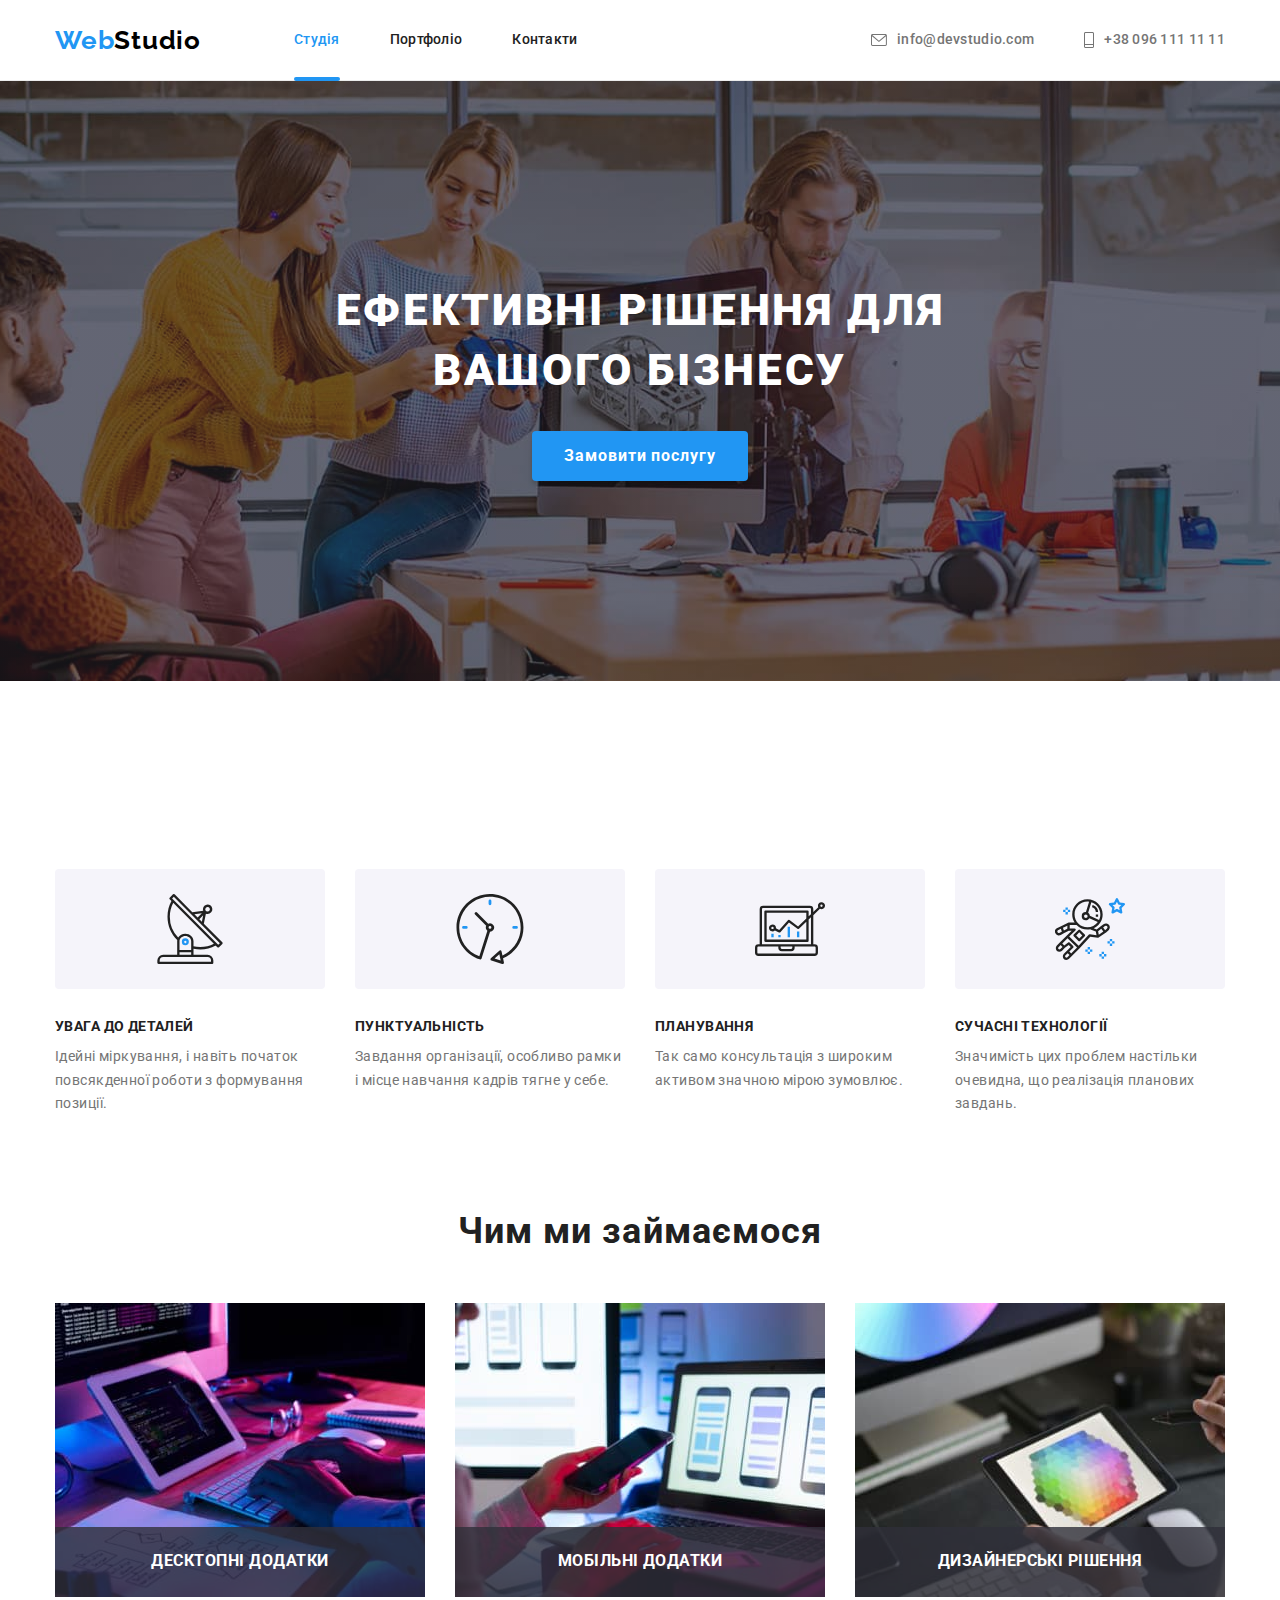
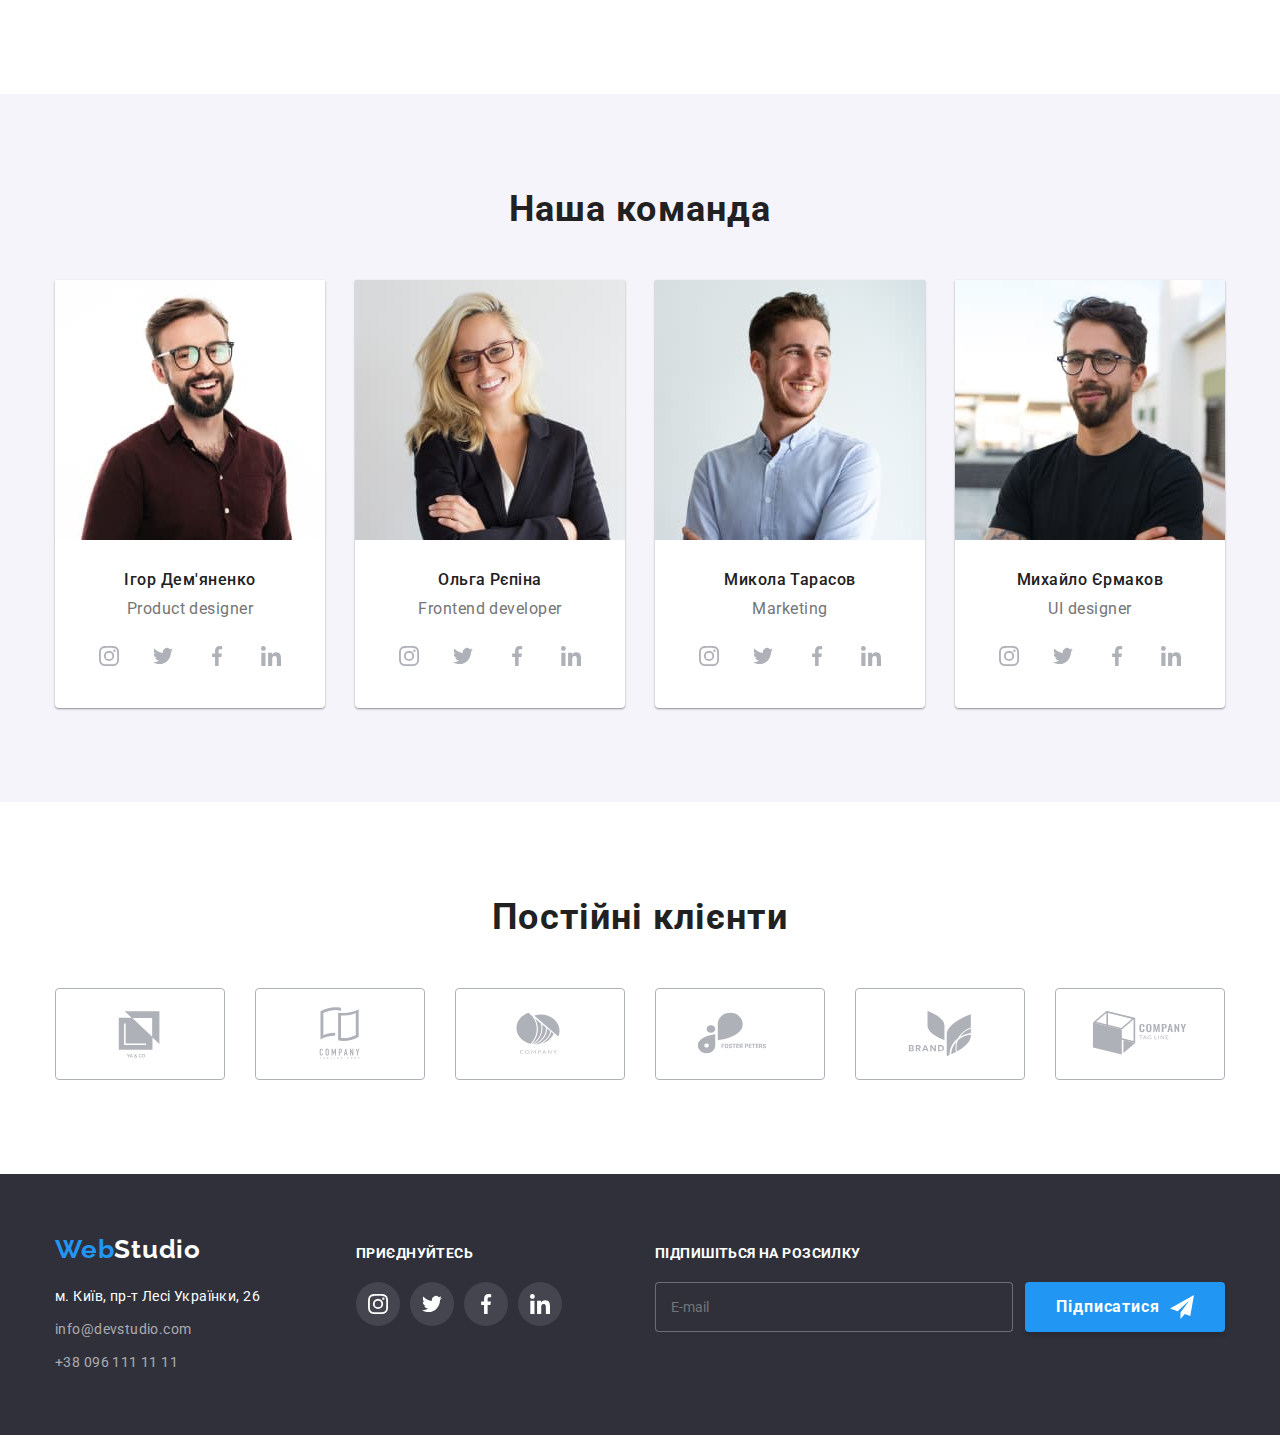
<file: index.html>
<!DOCTYPE html>
<html lang="uk">
  <head>
    <meta charset="UTF-8"/>
    <meta http-equiv="X-UA-Compatible" content="IE=edge"/>
    <meta name="viewport" content="width=device-width, initial-scale=1.0"/>
    <link rel="preconnect" href="https://fonts.googleapis.com"/>
    <link rel="preconnect" href="https://fonts.gstatic.com" crossorigin/>
    <link
      rel="stylesheet"
      href="https://cdnjs.cloudflare.com/ajax/libs/modern-normalize/1.1.0/modern-normalize.min.css"/>
    <link
      href="https://fonts.googleapis.com/css2?family=Raleway:wght@700&family=Roboto:wght@400;500;700;900&display=swap"
      rel="stylesheet"/>
    <title>Студія</title>
    <link rel="stylesheet" href="./css/main.min.css"/>
  </head>
  <body>
    <header class="header">
      <div class="container header__container">
        <a class="logo header__logo" href="./index.html" lang="en"
          >Web<span class="header__logo-black">Studio</span></a
        >
        <button class="header__mobile-menu header__mobile-menu--open"
         type="button" aria-expanded="false" aria-controls="mobile-menu">
          <svg width="40px" height="40px"          >
            <use href="./images/icons.svg#icon-menu"></use>
          </svg>
        </button>
        <div class="mobile-menu" id="mobile-menu">
          <button
            class="mobile-menu__close"
            type="button"
          >
            <svg width="40px" height="40px">
              <use href="./images/icons.svg#icon-cross"></use>
            </svg>
          </button>
          <nav class="mobile-menu__navigation">
            <ul class="mobile-menu__navigation-list">
              <li class="mobile-menu__navigation-item">
                <a class="mobile-menu__navigation-link mobile-menu__navigation-link--current-page" href="./index.html"
                  >Студія</a
                >
              </li>
              <li class="mobile-menu__navigation-item">
                <a class="mobile-menu__navigation-link" href="./portfolio.html">Портфоліо</a>
              </li>
              <li class="mobile-menu__navigation-item">
                <a class="mobile-menu__navigation-link" href="#">Контакти</a>
              </li>
            </ul>
          </nav>
          <div>
                <a class="mobile-menu__tell" href="tel:+380961111111">+38 096 111 11 11</a>
                <a class="mobile-menu__email" href="mailto:info@devstudio.com">info@devstudio.com</a>
            <ul class="mobile-menu__socials">
              <li class="mobile-menu__socials-item">
                <a
                  href="https://www.instagram.com/"
                  class="mobile-menu__socials-link"
                  target="_blank"
                  rel="noopener noreferrer"
                >
                  <p class="mobile-menu__socials-text" lang="en">Instagram</p>
                </a>
              </li>
              <li class="mobile-menu__socials-item">
                <a
                  href="https://www.twitter.com/"
                  class="mobile-menu__socials-link"
                  target="_blank"
                  rel="noopener noreferrer"
                >
                  <p class="mobile-menu__socials-text" lang="en">Twitter</p>
                </a>
              </li>
              <li class="mobile-menu__socials-item">
                <a
                  href="https://www.facebook.com/"
                  class="mobile-menu__socials-link"
                  target="_blank"
                  rel="noopener noreferrer"
                >
                  <p class="mobile-menu__socials-text" lang="en">Facebook</p>
                </a>
              </li>
              <li class="mobile-menu__socials-item">
                <a
                  href="https://www.linkedin.com/"
                  class="mobile-menu__socials-link"
                  target="_blank"
                  rel="noopener noreferrer"
                >
                  <p class="mobile-menu__socials-text" lang="en">Linkedin</p>
                </a>
              </li>
            </ul>
          </div>
        </div>
        <nav>
          <ul class="navigation">
            <li class="navigation__item">
              <a class="navigation__link navigation__link--current-page" href="./index.html"
                >Студія</a
              >
            </li>
            <li class="navigation__item">
              <a class="navigation__link" href="./portfolio.html">Портфоліо</a>
            </li>
            <li class="navigation__item">
              <a class="navigation__link" href="#">Контакти</a>
            </li>
          </ul>
        </nav>
          <ul class="contacts">
            <li class="contacts__item">
              <a class="contacts__link" href="mailto:info@devstudio.com">
                <svg class="contacts__icon" width="16" height="12">
                  <use href="./images/icons.svg#icon-envelope"></use>
                </svg>
                info@devstudio.com</a
              >
            </li>
            <li class="contacts__item">
              <a class="contacts__link" href="tel:+380961111111">
                <svg class="contacts__icon" width="10" height="16">
                  <use href="./images/icons.svg#icon-tell"></use>
                </svg>
                +38 096 111 11 11</a
              >
            </li>
          </ul>
      </div>
    </header>

    <main>
      <section class="hero">
        <div class="container">
          <h1 class="hero__title">Ефективні рішення для вашого бізнесу</h1>
          <button class="hero__btn" type="button" data-modal-open>Замовити послугу</button>
        </div>
      </section>
      <section class="section">
        <div class="container">
          <h2 class="section__title visually-hidden">Наші переваги</h2>
          <ul class="features">
            <li class="features__item">
              <div class="features__icon-div">
                <svg width="70" height="70">
                  <use href="./images/icons.svg#icon-antenna-1"></use>
                </svg>
              </div>
              <h3 class="features__title">Увага до деталей</h3>
              <p class="features__text">
                Ідейні міркування, і навіть початок повсякденної роботи з формування позиції.
              </p>
            </li>
            <li class="features__item">
              <div class="features__icon-div">
                <svg width="70" height="70">
                  <use href="./images/icons.svg#icon-clock-1"></use>
                </svg>
              </div>
              <h3 class="features__title">Пунктуальність</h3>
              <p class="features__text">
                Завдання організації, особливо рамки і місце навчання кадрів тягне у себе.
              </p>
            </li>
            <li class="features__item">
              <div class="features__icon-div">
                <svg width="70" height="70">
                  <use href="./images/icons.svg#icon-diagram-1"></use>
                </svg>
              </div>
              <h3 class="features__title">Планування</h3>
              <p class="features__text">
                Так само консультація з широким активом значною мірою зумовлює.
              </p>
            </li>
            <li class="features__item">
              <div class="features__icon-div">
                <svg width="70" height="70">
                  <use href="./images/icons.svg#icon-astronaut-1"></use>
                </svg>
              </div>
              <h3 class="features__title">Сучасні технології</h3>
              <p class="features__text">
                Значимість цих проблем настільки очевидна, що реалізація планових завдань.
              </p>
            </li>
          </ul>
        </div>
      </section>
      <section class="section section--no-padding-top">
        <div class="container">
          <h2 class="section__title">Чим ми займаємося</h2>
          <ul class="works">
            <li class="works__item">
              <picture>
                <source srcset="./images/box1.jpg 1x,
                 ./images/box1@2x.jpg 2x" media="(min-width: 1200px)"/>
                <img src="./images/box1.jpg" alt="Програміст пише код"/>
            </picture>
              <div class="works__thumb">
                <h3 class="works__title">Десктопні додатки</h3>
              </div>
            </li>
            <li class="works__item">
              <picture>
                <source srcset="./images/box2.jpg 1x,
                 ./images/box2@2x.jpg 2x" media="(min-width: 1200px)"/>
                <img src="./images/box2.jpg" alt="Програміст пише код"/>
            </picture>
              <div class="works__thumb">
                <h3 class="works__title">Мобільні додатки</h3>
              </div>
            </li>
            <li class="works__item">
              <picture>
                <source srcset="./images/box3.jpg 1x,
                 ./images/box3@2x.jpg 2x" media="(min-width: 1200px)"/>
                <img src="./images/box3.jpg" alt="Програміст пише код"/>
            </picture>
              <div class="works__thumb">
                <h3 class="works__title">Дизайнерські рішення</h3>
              </div>
            </li>
          </ul>
        </div>
      </section>
      <section class="section section--other-background">
        <div class="container">
          <h2 class="section__title">Наша команда</h2>
          <ul class="team">
            <li class="team__item">
              <picture>
                <source srcset="./images/mobile/team-ihor.jpg 1x,
                    ./images/mobile/team-ihor@2x.jpg 2x" media="(max-width: 767px)"/>
                <source srcset="./images/tablet/team-ihor-tablet.jpg 1x,
                    ./images/tablet/team-ihor-tablet@2x.jpg 2x" media="(max-width: 1199px)"/>
                <source srcset="./images/deskopt/team-ihor-desktop.jpg 1x,
                ./images/deskopt/team-ihor-desktop@2x.jpg 2x" media="(min-width: 1200px)"/>
                <img src="./images/mobile/team-ihor.jpg"
                      alt="Чоловік до 35 років, посміхається, носить очки і бороду"/>
            </picture>
              <div class="team__tank">
                <h3 class="team__title">Ігор Дем'яненко</h3>
                <p class="team__text" lang="en">Product designer</p>
                <ul class="socials">
                  <li class="socials__item">
                    <a
                      href="https://www.instagram.com/"
                      class="socials__link"
                      target="_blank"
                      rel="noopener noreferrer"
                    >
                      <svg class="socials__icon" width="20" height="20">
                        <use href="./images/icons.svg#icon-instagram-2"></use>
                      </svg>
                    </a>
                  </li>
                  <li class="socials__item">
                    <a
                      href="https://www.twitter.com/"
                      class="socials__link"
                      target="_blank"
                      rel="noopener noreferrer"
                    >
                      <svg class="socials__icon" width="20" height="20">
                        <use href="./images/icons.svg#icon-twitter-2"></use>
                      </svg>
                    </a>
                  </li>
                  <li class="socials__item">
                    <a
                      href="https://www.facebook.com/"
                      class="socials__link"
                      target="_blank"
                      rel="noopener noreferrer"
                    >
                      <svg class="socials__icon" width="20" height="20">
                        <use href="./images/icons.svg#icon-facebook-2"></use>
                      </svg>
                    </a>
                  </li>
                  <li class="socials__item">
                    <a
                      href="https://www.linkedin.com/"
                      class="socials__link"
                      target="_blank"
                      rel="noopener noreferrer"
                    >
                      <svg class="socials__icon" width="20" height="20">
                        <use href="./images/icons.svg#icon-linkedin-2"></use>
                      </svg>
                    </a>
                  </li>
                </ul>
              </div>
            </li>
            <li class="team__item">
              <picture>
                <source srcset="./images/mobile/team-olha.jpg 1x,
                    ./images/mobile/team-olha@2x.jpg 2x" media="(max-width: 767px)"/>
                <source srcset="./images/tablet/team-olha-tablet.jpg 1x,
                    ./images/tablet/team-olha-tablet@2x.jpg 2x" media="(max-width: 1199px)"/>
                <source srcset="./images/deskopt/team-olha-desktop.jpg 1x,
                ./images/deskopt/team-olha-desktop@2x.jpg 2x" media="(min-width: 1200px)"/>
                <img src="./images/mobile/team-olha.jpg"
                alt="Жінка до 35 років, посміхається, блондинка з довгим волоссям, в очках"/>
            </picture>
              <div class="team__tank">
                <h3 class="team__title">Ольга Рєпіна</h3>
                <p class="team__text" lang="en">Frontend developer</p>
                <ul class="socials">
                  <li class="socials__item">
                    <a
                      href="https://www.instagram.com/"
                      class="socials__link"
                      target="_blank"
                      rel="noopener noreferrer"
                    >
                      <svg class="socials__icon" width="20" height="20">
                        <use href="./images/icons.svg#icon-instagram-2"></use>
                      </svg>
                    </a>
                  </li>
                  <li class="socials__item">
                    <a
                      href="https://www.twitter.com/"
                      class="socials__link"
                      target="_blank"
                      rel="noopener noreferrer"
                    >
                      <svg class="socials__icon" width="20" height="20">
                        <use href="./images/icons.svg#icon-twitter-2"></use>
                      </svg>
                    </a>
                  </li>
                  <li class="socials__item">
                    <a
                      href="https://www.facebook.com/"
                      class="socials__link"
                      target="_blank"
                      rel="noopener noreferrer"
                    >
                      <svg class="socials__icon" width="20" height="20">
                        <use href="./images/icons.svg#icon-facebook-2"></use>
                      </svg>
                    </a>
                  </li>
                  <li class="socials__item">
                    <a
                      href="https://www.linkedin.com/"
                      class="socials__link"
                      target="_blank"
                      rel="noopener noreferrer"
                    >
                      <svg class="socials__icon" width="20" height="20">
                        <use href="./images/icons.svg#icon-linkedin-2"></use>
                      </svg>
                    </a>
                  </li>
                </ul>
              </div>
            </li>
            <li class="team__item">
              <picture>
                <source srcset="./images/mobile/team-mykola.jpg 1x,
                    ./images/mobile/team-mykola@2x.jpg 2x" media="(max-width: 767px)"/>
                <source srcset="./images/tablet/team-mykola-tablet.jpg 1x,
                    ./images/tablet/team-mykola-tablet@2x.jpg 2x" media="(max-width: 1199px)"/>
                <source srcset="./images/deskopt/team-mykola-desktop.jpg 1x,
                ./images/deskopt/team-mykola-desktop@2x.jpg 2x" media="(min-width: 1200px)"/>
                <img src="./images/mobile/team-mykola.jpg"
                alt="Чоловік до 35 років, русявий, посміхається, в білій рубашці"/>
            </picture>
              <div class="team__tank">
                <h3 class="team__title">Микола Тарасов</h3>
                <p class="team__text" lang="en">Marketing</p>
                <ul class="socials">
                  <li class="socials__item">
                    <a
                      href="https://www.instagram.com/"
                      class="socials__link"
                      target="_blank"
                      rel="noopener noreferrer"
                    >
                      <svg class="socials__icon" width="20" height="20">
                        <use href="./images/icons.svg#icon-instagram-2"></use>
                      </svg>
                    </a>
                  </li>
                  <li class="socials__item">
                    <a
                      href="https://www.twitter.com/"
                      class="socials__link"
                      target="_blank"
                      rel="noopener noreferrer"
                    >
                      <svg class="socials__icon" width="20" height="20">
                        <use href="./images/icons.svg#icon-twitter-2"></use>
                      </svg>
                    </a>
                  </li>
                  <li class="socials__item">
                    <a
                      href="https://www.facebook.com/"
                      class="socials__link"
                      target="_blank"
                      rel="noopener noreferrer"
                    >
                      <svg class="socials__icon" width="20" height="20">
                        <use href="./images/icons.svg#icon-facebook-2"></use>
                      </svg>
                    </a>
                  </li>
                  <li class="socials__item">
                    <a
                      href="https://www.linkedin.com/"
                      class="socials__link"
                      target="_blank"
                      rel="noopener noreferrer"
                    >
                      <svg class="socials__icon" width="20" height="20">
                        <use href="./images/icons.svg#icon-linkedin-2"></use>
                      </svg>
                    </a>
                  </li>
                </ul>
              </div>
            </li>
            <li class="team__item">
              <picture>
                <source srcset="./images/mobile/team-myhailo.jpg 1x,
                    ./images/mobile/team-myhailo@2x.jpg 2x" media="(max-width: 767px)"/>
                <source srcset="./images/tablet/team-myhailo-tablet.jpg 1x,
                    ./images/tablet/team-myhailo-tablet@2x.jpg 2x" media="(max-width: 1199px)"/>
                <source srcset="./images/deskopt/team-myhailo-desktop.jpg 1x,
                ./images/deskopt/team-myhailo-desktop@2x.jpg 2x" media="(min-width: 1200px)"/>
                <img src="./images/mobile/team-myhailo.jpg"
                alt="Чоловік до 35 років, посміхається, носить очки і бороду"/>
            </picture>
              <div class="team__tank">
                <h3 class="team__title">Михайло Єрмаков</h3>
                <p class="team__text" lang="en">UI designer</p>
                <ul class="socials">
                  <li class="socials__item">
                    <a
                      href="https://www.instagram.com/"
                      class="socials__link"
                      target="_blank"
                      rel="noopener noreferrer"
                    >
                      <svg class="socials__icon" width="20" height="20">
                        <use href="./images/icons.svg#icon-instagram-2"></use>
                      </svg>
                    </a>
                  </li>
                  <li class="socials__item">
                    <a
                      href="https://www.twitter.com/"
                      class="socials__link"
                      target="_blank"
                      rel="noopener noreferrer"
                    >
                      <svg class="socials__icon" width="20" height="20">
                        <use href="./images/icons.svg#icon-twitter-2"></use>
                      </svg>
                    </a>
                  </li>
                  <li class="socials__item">
                    <a
                      href="https://www.facebook.com/"
                      class="socials__link"
                      target="_blank"
                      rel="noopener noreferrer"
                    >
                      <svg class="socials__icon" width="20" height="20">
                        <use href="./images/icons.svg#icon-facebook-2"></use>
                      </svg>
                    </a>
                  </li>
                  <li class="socials__item">
                    <a
                      href="https://www.linkedin.com/"
                      class="socials__link"
                      target="_blank"
                      rel="noopener noreferrer"
                    >
                      <svg class="socials__icon" width="20" height="20">
                        <use href="./images/icons.svg#icon-linkedin-2"></use>
                      </svg>
                    </a>
                  </li>
                </ul>
              </div>
            </li>
          </ul>
        </div>
      </section>
      <section class="section">
        <div class="container">
          <h2 class="section__title">Постійні клієнти</h2>
          <ul class="clients">
            <li class="clients__item">
              <a href="#" class="clients__link" target="_blank" rel="noopener noreferrer">
                <svg class="clients__icon" width="106" height="60">
                  <use href="./images/icons.svg#icon-Logo-31"></use>
                </svg>
              </a>
            </li>
            <li class="clients__item">
              <a href="#" class="clients__link" target="_blank" rel="noopener noreferrer">
                <svg class="clients__icon" width="106" height="60">
                  <use href="./images/icons.svg#icon-Logo-32"></use>
                </svg>
              </a>
            </li>
            <li class="clients__item">
              <a href="#" class="clients__link" target="_blank" rel="noopener noreferrer">
                <svg class="clients__icon" width="106" height="60">
                  <use href="./images/icons.svg#icon-Logo-33"></use>
                </svg>
              </a>
            </li>
            <li class="clients__item">
              <a href="#" class="clients__link" target="_blank" rel="noopener noreferrer">
                <svg class="clients__icon" width="106" height="60">
                  <use href="./images/icons.svg#icon-Logo-34"></use>
                </svg>
              </a>
            </li>
            <li class="clients__item">
              <a href="#" class="clients__link" target="_blank" rel="noopener noreferrer">
                <svg class="clients__icon" width="106" height="60">
                  <use href="./images/icons.svg#icon-Logo-35"></use>
                </svg>
              </a>
            </li>
            <li class="clients__item">
              <a href="#" class="clients__link" target="_blank" rel="noopener noreferrer">
                <svg class="clients__icon" width="106" height="60">
                  <use href="./images/icons.svg#icon-Logo-36"></use>
                </svg>
              </a>
            </li>
          </ul>
        </div>
      </section>
    </main>

    <footer class="footer">
      <div class="container">
        <div class="footer__web-address">
          <a class="logo footer__logo" href="./index.html" lang="en"
            >Web<span class="footer__logo-white">Studio</span></a
          >
          <address class="address">
            <ul class="address__list">
              <li class="address__item">
                <a
                  class="address__link-map"
                  href="https://goo.gl/maps/zViUr5ABomGoPzUZA"
                  target="_blank"
                  rel="noopener noreferrer"
                >
                  м. Київ, пр-т Лесі Українки, 26
                </a>
              </li>
              <li class="address__item">
                <a class="address__link-contacts" href="mailto:info@devstudio.com"
                  >info@devstudio.com</a
                >
              </li>
              <li class="address__item">
                <a class="address__link-contacts" href="tel:+380961111111">+38 096 111 11 11</a>
              </li>
            </ul>
          </address>
        </div>
        <div class="footer__socials-container">
          <p class="footer__title">Приєднуйтесь</p>
          <ul class="socials">
            <li class="socials__item">
              <a
                href="https://www.instagram.com/"
                class="socials__link footer_socials--link"
                target="_blank"
                rel="noopener noreferrer"
              >
                <svg class="socials__icon" width="20" height="20">
                  <use href="./images/icons.svg#icon-instagram-2"></use>
                </svg>
              </a>
            </li>
            <li class="socials__item">
              <a
                href="https://www.twitter.com/"
                class="socials__link footer_socials--link"
                target="_blank"
                rel="noopener noreferrer"
              >
                <svg class="socials__icon" width="20" height="20">
                  <use href="./images/icons.svg#icon-twitter-2"></use>
                </svg>
              </a>
            </li>
            <li class="socials__item">
              <a
                href="https://www.facebook.com/"
                class="socials__link footer_socials--link"
                target="_blank"
                rel="noopener noreferrer"
              >
                <svg class="socials__icon" width="20" height="20">
                  <use href="./images/icons.svg#icon-facebook-2"></use>
                </svg>
              </a>
            </li>
            <li class="socials__item">
              <a
                href="https://www.linkedin.com/"
                class="socials__link footer_socials--link"
                target="_blank"
                rel="noopener noreferrer"
              >
                <svg class="socials__icon" width="20" height="20">
                  <use href="./images/icons.svg#icon-linkedin-2"></use>
                </svg>
              </a>
            </li>
          </ul>
        </div>

        <div class="footer__form-container">
          <p class="footer__title">Підпишіться на розсилку</p>
          <form class="form">
            <label>
              <input class="form__input" type="email" name="email" placeholder="E-mail"/>
            </label>

            <button class="form__send" type="submit">
              Підписатися
              <svg width="24" height="24">
                <use href="./images/icons.svg#icon-send"></use>
              </svg>
            </button>
          </form>
        </div>
      </div>
    </footer>

    <div class="backdrop is-hidden" data-modal>
      <div class="modal">
        <button class="modal__close" type="button" data-modal-close>
          <svg width="18px" height="18px">
            <use href="./images/icons.svg#icon-modal-close"></use>
          </svg>
        </button>
        <p class="modal__title">Залиште свої дані, ми вам передзвонимо</p>
        <form name="contact-form">
          <label class="contact-form__label" for="person-name">Ім'я</label>
          <div class="contact-form__control">
            <input class="contact-form__input" id="person-name" type="text" name="person-name"/>
            <svg class="contact-form__icon" width="18px" height="18px">
              <use href="./images/icons.svg#icon-person"></use>
            </svg>
          </div>
          <label class="contact-form__label" for="person-phone">Телефон</label>
          <div class="contact-form__control">
            <input class="contact-form__input" id="person-phone" type="tel" name="person-phone"/>
            <svg class="contact-form__icon" width="18px" height="18px">
              <use href="./images/icons.svg#icon-phone"></use>
            </svg>
          </div>
          <label class="contact-form__label" for="person-mail">Пошта</label>
          <div class="contact-form__control">
            <input class="contact-form__input" id="person-mail" type="email" name="person-mail"/>
            <svg class="contact-form__icon" width="18px" height="18px">
              <use href="./images/icons.svg#icon-email"></use>
            </svg>
          </div>
          <div class="contact-form__field">
            <label class="contact-form__label" for="person-comment">Коментар</label>
            <textarea
              class="contact-form__textarea"
              id="person-comment"
              name="person-comment"
              placeholder="Введіть текст">
            </textarea>
          </div>
          <label class="checkbox">
            <input class="checkbox__input visually-hidden" type="checkbox" name="accept"/>
            <span class="checkbox__box">
              <svg class="checkbox__icon" width="16" height="15">
                <use href="./images/icons.svg#icon-check"></use>
              </svg>
            </span>
            <span class="checkbox__text">
            Погоджуюся з розсилкою та приймаю<a class="checkbox__terms" href="#">
                Умови договору</a>
              </span>
          </label>
          <button class="form-send" type="submit">Відправити</button>
        </form>
      </div>
    </div>
    <script src="./js/modal.js"></script>
    <script src="./js/mobile-menu.js"></script>
  </body>
</html>
</file>
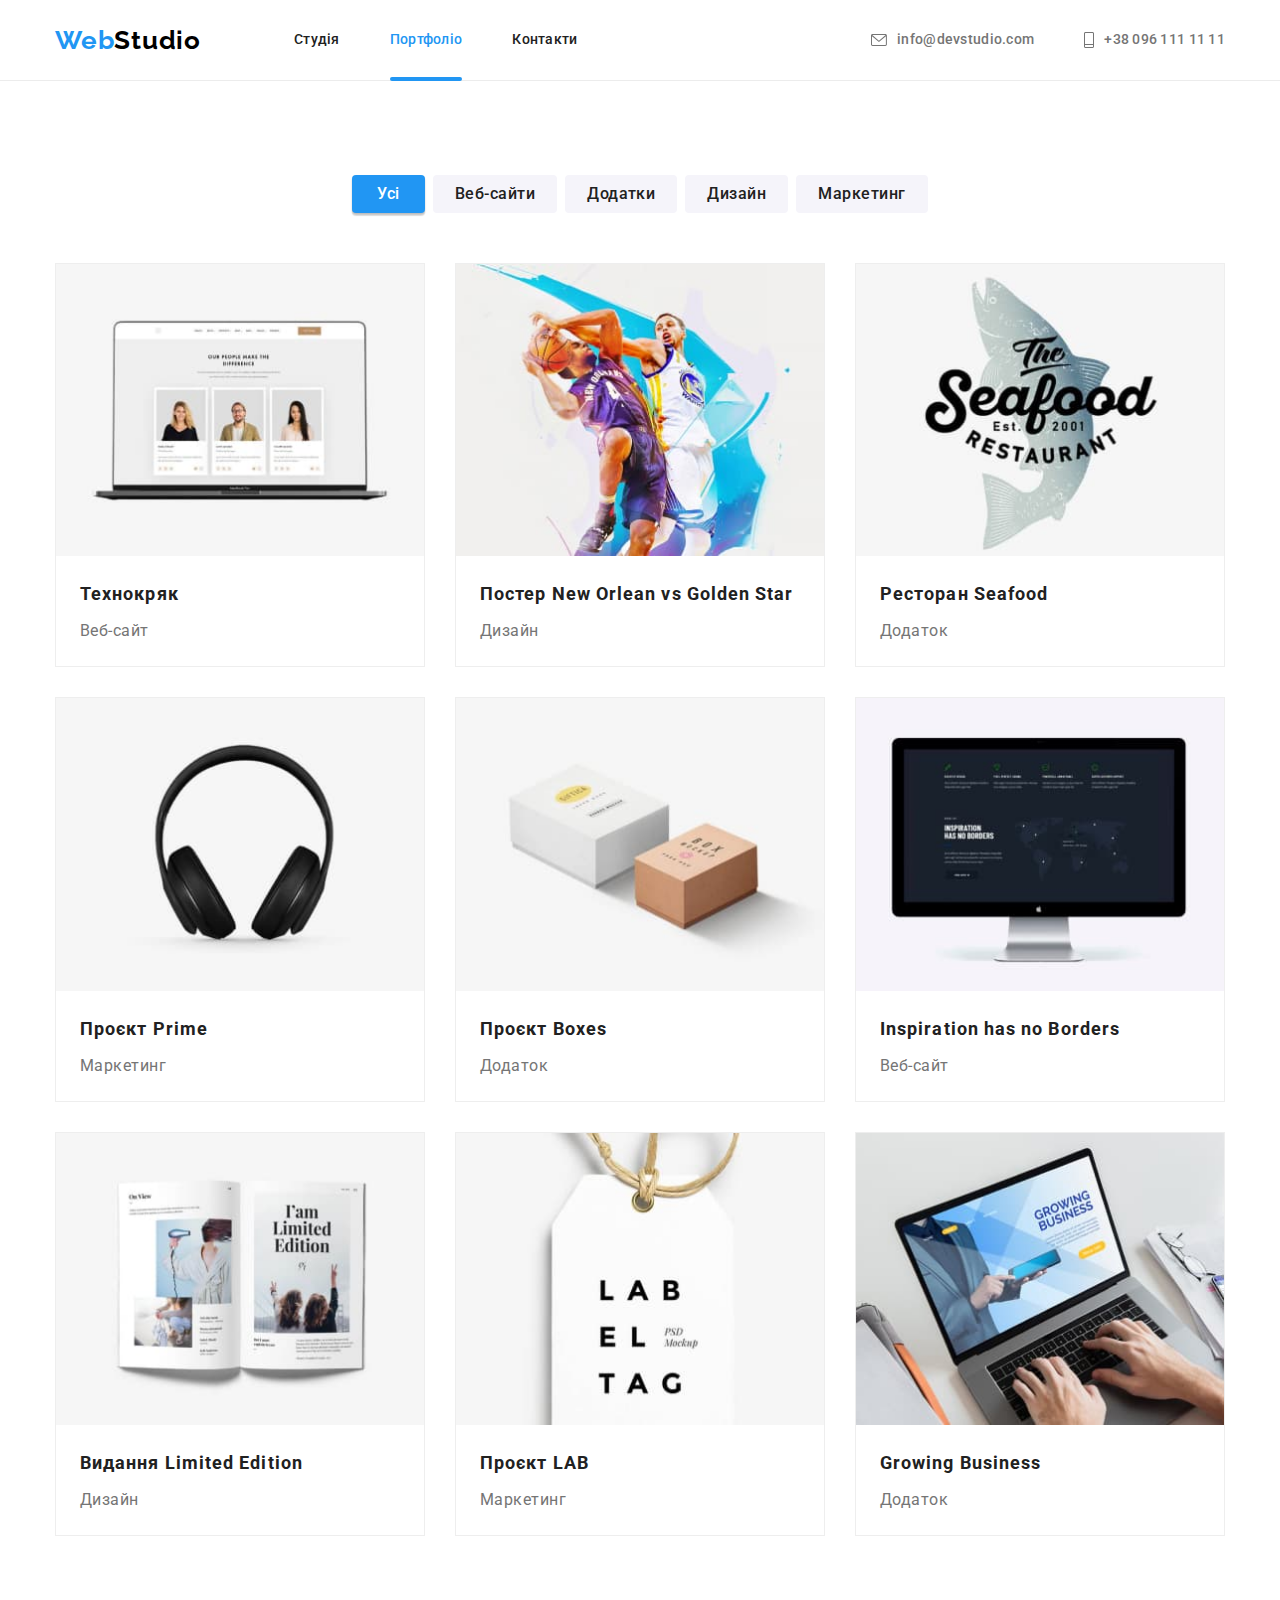
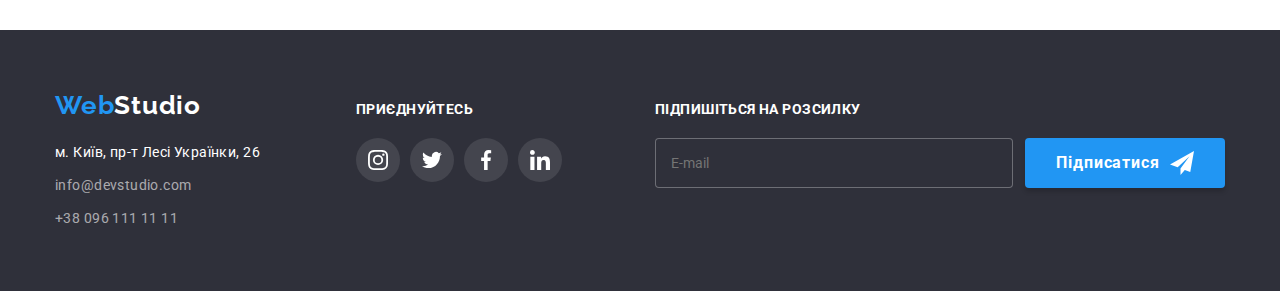
<file: portfolio.html>
<!DOCTYPE html>
<html lang="uk">
  <head>
    <meta charset="UTF-8" />
    <meta http-equiv="X-UA-Compatible" content="IE=edge" />
    <meta name="viewport" content="width=device-width, initial-scale=1.0" />
    <link rel="preconnect" href="https://fonts.googleapis.com" />
    <link rel="preconnect" href="https://fonts.gstatic.com" crossorigin />
    <link
      rel="stylesheet"
      href="https://cdnjs.cloudflare.com/ajax/libs/modern-normalize/1.1.0/modern-normalize.min.css"
    />
    <link
      href="https://fonts.googleapis.com/css2?family=Raleway:wght@700&family=Roboto:wght@400;500;700;900&display=swap"
      rel="stylesheet"
    />
    <title>Портфоліо</title>
    <link rel="stylesheet" href="./css/main.min.css" />
  </head>
  <body>
    <header class="header">
      <div class="container header__container">
        <a class="logo header__logo" href="./index.html" lang="en"
          >Web<span class="header__logo-black">Studio</span></a
        >
        <button class="header__mobile-menu header__mobile-menu--open"
         type="button" aria-expanded="false" aria-controls="mobile-menu">
          <svg width="40px" height="40px"          >
            <use href="./images/icons.svg#icon-menu"></use>
          </svg>
        </button>
        <div class="mobile-menu" id="mobile-menu">
          <button
            class="mobile-menu__close"
            type="button"
          >
            <svg width="40px" height="40px">
              <use href="./images/icons.svg#icon-cross"></use>
            </svg>
          </button>
          <nav class="mobile-menu__navigation">
            <ul class="mobile-menu__navigation-list">
              <li class="mobile-menu__navigation-item">
                <a class="mobile-menu__navigation-link" href="./index.html"
                  >Студія</a
                >
              </li>
              <li class="mobile-menu__navigation-item">
                <a class="mobile-menu__navigation-link mobile-menu__navigation-link--current-page" href="./portfolio.html">Портфоліо</a>
              </li>
              <li class="mobile-menu__navigation-item">
                <a class="mobile-menu__navigation-link" href="#">Контакти</a>
              </li>
            </ul>
          </nav>
                <a class="mobile-menu__tell" href="tel:+380961111111">+38 096 111 11 11</a>
                <a class="mobile-menu__email" href="mailto:info@devstudio.com">info@devstudio.com</a>
            <ul class="mobile-menu__socials">
              <li class="mobile-menu__socials-item">
                <a
                  href="https://www.instagram.com/"
                  class="mobile-menu__socials-link"
                  target="_blank"
                  rel="noopener noreferrer"
                >
                  <p class="mobile-menu__socials-text" lang="en">Instagram</p>
                </a>
              </li>
              <li class="mobile-menu__socials-item">
                <a
                  href="https://www.twitter.com/"
                  class="mobile-menu__socials-link"
                  target="_blank"
                  rel="noopener noreferrer"
                >
                  <p class="mobile-menu__socials-text" lang="en">Twitter</p>
                </a>
              </li>
              <li class="mobile-menu__socials-item">
                <a
                  href="https://www.facebook.com/"
                  class="mobile-menu__socials-link"
                  target="_blank"
                  rel="noopener noreferrer"
                >
                  <p class="mobile-menu__socials-text" lang="en">Facebook</p>
                </a>
              </li>
              <li class="mobile-menu__socials-item">
                <a
                  href="https://www.linkedin.com/"
                  class="mobile-menu__socials-link"
                  target="_blank"
                  rel="noopener noreferrer"
                >
                  <p class="mobile-menu__socials-text" lang="en">Linkedin</p>
                </a>
              </li>
            </ul>
        </div>
        <nav>
          <ul class="navigation">
            <li class="navigation__item">
              <a class="navigation__link" href="./index.html"
                >Студія</a
              >
            </li>
            <li class="navigation__item">
              <a class="navigation__link navigation__link--current-page" href="./portfolio.html">Портфоліо</a>
            </li>
            <li class="navigation__item">
              <a class="navigation__link" href="#">Контакти</a>
            </li>
          </ul>
        </nav>
          <ul class="contacts">
            <li class="contacts__item">
              <a class="contacts__link" href="mailto:info@devstudio.com">
                <svg class="contacts__icon" width="16" height="12">
                  <use href="./images/icons.svg#icon-envelope"></use>
                </svg>
                info@devstudio.com</a
              >
            </li>
            <li class="contacts__item">
              <a class="contacts__link" href="tel:+380961111111">
                <svg class="contacts__icon" width="10" height="16">
                  <use href="./images/icons.svg#icon-tell"></use>
                </svg>
                +38 096 111 11 11</a
              >
            </li>
          </ul>
      </div>
    </header>
    <main>
      <section class="section">
        <div class="container">
          <h1 class="section_title visually-hidden">Портфоліо</h1>
          <ul class="filters">
            <li>
              <button class="filters__btn filters__btn--current" type="button">Усі</button>
            </li>
            <li>
              <button class="filters__btn" type="button">Веб-сайти</button>
            </li>
            <li>
              <button class="filters__btn" type="button">Додатки</button>
            </li>
            <li>
              <button class="filters__btn" type="button">Дизайн</button>
            </li>
            <li>
              <button class="filters__btn" type="button">Маркетинг</button>
            </li>
          </ul>
          <ul class="portfolio">
            <li class="card">
              <a class="card__link" href="#" target="_blank" rel="noopener noreferrer">
                <div class="card__overlay">
                  <picture>
                    <source srcset="./images/mobile/portfolio/portfolio1-mobile-450.jpg 1x,
                    ./images/mobile/portfolio/portfolio1-mobile-900.jpg 2x" media="(max-width: 767px)" />
                    <source srcset="./images/tablet/portfolio/portfolio1-tablet-354.jpg 1x,
                        ./images/tablet/portfolio/portfolio1-tablet-708.jpg 2x" media="(max-width: 1199px)" />
                    <source srcset="./images/deskopt/portfolio/portfolio1-desktop-370.jpg 1x,
                    ./images/deskopt/portfolio/portfolio1-desktop-740.jpg 2x" media="(min-width: 1200px)" />
                    <img src="./images/mobile/portfolio/portfolio1-mobile-450.jpg"
                    alt="монітор, на якому відкрийи сайт, у верхні частині заголовок, і нижні тир карточки у рядок, ня яких зображенні жінка, чоловік, жінка" />
                </picture>
                  <div class="card__description">
                    <p class="card__description-text">
                      Ресурс пропонує комплексні пропозиції з різним рівнем функціоналу та сервісів.
                      Все це дозволить відвідувачу отримати вичерпні відомості про компанію чи
                      приватну особу.
                    </p>
                  </div>
                </div>
                <div class="card__content-box">
                  <h2 class="card__title">Технокряк</h2>
                  <p class="card__text">Веб-сайт</p>
                </div>
              </a>
            </li>
            <li class="card">
              <a class="card__link" href="#" target="_blank" rel="noopener noreferrer">
                <div class="card__overlay">
                  <picture>
                    <source srcset="./images/mobile/portfolio/portfolio2-mobile-450.jpg 1x,
                    ./images/mobile/portfolio/portfolio2-mobile-900.jpg 2x" media="(max-width: 767px)" />
                    <source srcset="./images/tablet/portfolio/portfolio2-tablet-354.jpg 1x,
                        ./images/tablet/portfolio/portfolio2-tablet-708.jpg 2x" media="(max-width: 1199px)" />
                    <source srcset="./images/deskopt/portfolio/portfolio2-desktop-370.jpg 1x,
                    ./images/deskopt/portfolio/portfolio2-desktop-740.jpg 2x" media="(min-width: 1200px)" />
                    <img src="./images/mobile/portfolio/portfolio2-mobile-450.jpg"
                    alt="два баскетболіста в білій і синій формі боряться за мя'ч" />
                </picture>
                  <div class="card__description">
                    <p class="card__description-text">
                      Ресурс пропонує комплексні пропозиції з різним рівнем функціоналу та сервісів.
                      Все це дозволить відвідувачу отримати вичерпні відомості про компанію чи
                      приватну особу.
                    </p>
                  </div>
                </div>
                <div class="card__content-box">
                  <h2 class="card__title">
                    Постер <span lang="en">New Orlean vs Golden Star</span>
                  </h2>
                  <p class="card__text">Дизайн</p>
                </div>
              </a>
            </li>
            <li class="card">
              <a class="card__link" href="#" target="_blank" rel="noopener noreferrer">
                <div class="card__overlay">
                  <picture>
                    <source srcset="./images/mobile/portfolio/portfolio3-mobile-450.jpg 1x,
                    ./images/mobile/portfolio/portfolio3-mobile-900.jpg 2x" media="(max-width: 767px)" />
                    <source srcset="./images/tablet/portfolio/portfolio3-tablet-354.jpg 1x,
                        ./images/tablet/portfolio/portfolio3-tablet-708.jpg 2x" media="(max-width: 1199px)" />
                    <source srcset="./images/deskopt/portfolio/portfolio3-desktop-370.jpg 1x,
                    ./images/deskopt/portfolio/portfolio3-desktop-740.jpg 2x" media="(min-width: 1200px)" />
                    <img src="./images/mobile/portfolio/portfolio3-mobile-450.jpg"
                    alt="емблема ресторана, вертикальна риба із загнутим хвостом і отритим ротом, поверх якої написана назва ресторана" />
                </picture>
                  <div class="card__description">
                    <p class="card__description-text">
                      Ресурс пропонує комплексні пропозиції з різним рівнем функціоналу та сервісів.
                      Все це дозволить відвідувачу отримати вичерпні відомості про компанію чи
                      приватну особу.
                    </p>
                  </div>
                </div>
                <div class="card__content-box">
                  <h2 class="card__title">Ресторан <span lang="en">Seafood</span></h2>
                  <p class="card__text">Додаток</p>
                </div>
              </a>
            </li>
            <li class="card">
              <a class="card__link" href="#" target="_blank" rel="noopener noreferrer">
                <div class="card__overlay">
                  <picture>
                    <source srcset="./images/mobile/portfolio/portfolio4-mobile-450.jpg 1x,
                    ./images/mobile/portfolio/portfolio4-mobile-900.jpg 2x" media="(max-width: 767px)" />
                    <source srcset="./images/tablet/portfolio/portfolio4-tablet-354.jpg 1x,
                        ./images/tablet/portfolio/portfolio4-tablet-708.jpg 2x" media="(max-width: 1199px)" />
                    <source srcset="./images/deskopt/portfolio/portfolio4-desktop-370.jpg 1x,
                    ./images/deskopt/portfolio/portfolio4-desktop-740.jpg 2x" media="(min-width: 1200px)" />
                    <img src="./images/mobile/portfolio/portfolio4-mobile-450.jpg"
                    alt="безпровідні накладні навушники" />
                </picture>
                  <div class="card__description">
                    <p class="card__description-text">
                      Ресурс пропонує комплексні пропозиції з різним рівнем функціоналу та сервісів.
                      Все це дозволить відвідувачу отримати вичерпні відомості про компанію чи
                      приватну особу.
                    </p>
                  </div>
                </div>
                <div class="card__content-box">
                  <h2 class="card__title">Проєкт <span lang="en">Prime</span></h2>
                  <p class="card__text">Маркетинг</p>
                </div>
              </a>
            </li>
            <li class="card">
              <a class="card__link" href="#" target="_blank" rel="noopener noreferrer">
                <div class="card__overlay">
                  <picture>
                    <source srcset="./images/mobile/portfolio/portfolio5-mobile-450.jpg 1x,
                    ./images/mobile/portfolio/portfolio5-mobile-900.jpg 2x" media="(max-width: 767px)" />
                    <source srcset="./images/tablet/portfolio/portfolio5-tablet-354.jpg 1x,
                        ./images/tablet/portfolio/portfolio5-tablet-708.jpg 2x" media="(max-width: 1199px)" />
                    <source srcset="./images/deskopt/portfolio/portfolio5-desktop-370.jpg 1x,
                    ./images/deskopt/portfolio/portfolio5-desktop-740.jpg 2x" media="(min-width: 1200px)" />
                    <img src="./images/mobile/portfolio/portfolio5-mobile-450.jpg"
                    alt="дві коробки, більша - біла, менша - сіра" />
                </picture>
                  <div class="card__description">
                    <p class="card__description-text">
                      Ресурс пропонує комплексні пропозиції з різним рівнем функціоналу та сервісів.
                      Все це дозволить відвідувачу отримати вичерпні відомості про компанію чи
                      приватну особу.
                    </p>
                  </div>
                </div>
                <div class="card__content-box">
                  <h2 class="card__title">Проєкт <span lang="en">Boxes</span></h2>
                  <p class="card__text">Додаток</p>
                </div>
              </a>
            </li>
            <li class="card">
              <a class="card__link" href="#" target="_blank" rel="noopener noreferrer">
                <div class="card__overlay">
                  <picture>
                    <source srcset="./images/mobile/portfolio/portfolio6-mobile-450.jpg 1x,
                    ./images/mobile/portfolio/portfolio6-mobile-900.jpg 2x" media="(max-width: 767px)" />
                    <source srcset="./images/tablet/portfolio/portfolio6-tablet-354.jpg 1x,
                        ./images/tablet/portfolio/portfolio6-tablet-708.jpg 2x" media="(max-width: 1199px)" />
                    <source srcset="./images/deskopt/portfolio/portfolio6-desktop-370.jpg 1x,
                    ./images/deskopt/portfolio/portfolio6-desktop-740.jpg 2x" media="(min-width: 1200px)" />
                    <img src="./images/mobile/portfolio/portfolio6-mobile-450.jpg"
                    alt="монітор з сайтом, на якому структуровані записи і карта материків" />
                </picture>
                  <div class="card__description">
                    <p class="card__description-text">
                      Ресурс пропонує комплексні пропозиції з різним рівнем функціоналу та сервісів.
                      Все це дозволить відвідувачу отримати вичерпні відомості про компанію чи
                      приватну особу.
                    </p>
                  </div>
                </div>
                <div class="card__content-box">
                  <h2 class="card__title" lang="en">Inspiration has no Borders</h2>
                  <p class="card__text">Веб-сайт</p>
                </div>
              </a>
            </li>
            <li class="card">
              <a class="card__link" href="#" target="_blank" rel="noopener noreferrer">
                <div class="card__overlay">
                  <picture>
                    <source srcset="./images/mobile/portfolio/portfolio7-mobile-450.jpg 1x,
                    ./images/mobile/portfolio/portfolio7-mobile-900.jpg 2x" media="(max-width: 767px)" />
                    <source srcset="./images/tablet/portfolio/portfolio7-tablet-354.jpg 1x,
                        ./images/tablet/portfolio/portfolio7-tablet-708.jpg 2x" media="(max-width: 1199px)" />
                    <source srcset="./images/deskopt/portfolio/portfolio7-desktop-370.jpg 1x,
                    ./images/deskopt/portfolio/portfolio7-desktop-740.jpg 2x" media="(min-width: 1200px)" />
                    <img src="./images/mobile/portfolio/portfolio7-mobile-450.jpg"
                    alt="відкритий журнал, в якому три киртинки: жінка феном сушить голову, жінка наприсідки тримає сумку, фото зі спини двох жінок які показують мир" />
                </picture>
                  <div class="card__description">
                    <p class="card__description-text">
                      Ресурс пропонує комплексні пропозиції з різним рівнем функціоналу та сервісів.
                      Все це дозволить відвідувачу отримати вичерпні відомості про компанію чи
                      приватну особу.
                    </p>
                  </div>
                </div>
                <div class="card__content-box">
                  <h2 class="card__title">Видання <span lang="en">Limited Edition</span></h2>
                  <p class="card__text">Дизайн</p>
                </div>
              </a>
            </li>
            <li class="card">
              <a class="card__link" href="#" target="_blank" rel="noopener noreferrer">
                <div class="card__overlay">
                  <picture>
                    <source srcset="./images/mobile/portfolio/portfolio8-mobile-450.jpg 1x,
                    ./images/mobile/portfolio/portfolio8-mobile-900.jpg 2x" media="(max-width: 767px)" />
                    <source srcset="./images/tablet/portfolio/portfolio8-tablet-354.jpg 1x,
                        ./images/tablet/portfolio/portfolio8-tablet-708.jpg 2x" media="(max-width: 1199px)" />
                    <source srcset="./images/deskopt/portfolio/portfolio8-desktop-370.jpg 1x,
                    ./images/deskopt/portfolio/portfolio8-desktop-740.jpg 2x" media="(min-width: 1200px)" />
                    <img src="./images/mobile/portfolio/portfolio8-mobile-450.jpg"
                    alt="прив'язана до шнурка етикетка, яка містить надпис" />
                </picture>
                  <div class="card__description">
                    <p class="card__description-text">
                      Ресурс пропонує комплексні пропозиції з різним рівнем функціоналу та сервісів.
                      Все це дозволить відвідувачу отримати вичерпні відомості про компанію чи
                      приватну особу.
                    </p>
                  </div>
                </div>
                <div class="card__content-box">
                  <h2 class="card__title">Проєкт <span lang="en">LAB</span></h2>
                  <p class="card__text">Маркетинг</p>
                </div>
              </a>
            </li>
            <li class="card">
              <a class="card__link" href="#" target="_blank" rel="noopener noreferrer">
                <div class="card__overlay">
                  <picture>
                    <source srcset="./images/mobile/portfolio/portfolio9-mobile-450.jpg 1x,
                    ./images/mobile/portfolio/portfolio9-mobile-900.jpg 2x" media="(max-width: 767px)" />
                    <source srcset="./images/tablet/portfolio/portfolio9-tablet-354.jpg 1x,
                        ./images/tablet/portfolio/portfolio9-tablet-708.jpg 2x" media="(max-width: 1199px)" />
                    <source srcset="./images/deskopt/portfolio/portfolio9-desktop-370.jpg 1x,
                    ./images/deskopt/portfolio/portfolio9-desktop-740.jpg 2x" media="(min-width: 1200px)" />
                    <img src="./images/mobile/portfolio/portfolio9-mobile-450.jpg"
                    alt="дві руки на ноутбукові" />
                </picture>
                  <div class="card__description">
                    <p class="card__description-text">
                      Ресурс пропонує комплексні пропозиції з різним рівнем функціоналу та сервісів.
                      Все це дозволить відвідувачу отримати вичерпні відомості про компанію чи
                      приватну особу.
                    </p>
                  </div>
                </div>
                <div class="card__content-box">
                  <h2 class="card__title" lang="en">Growing Business</h2>
                  <p class="card__text">Додаток</p>
                </div>
              </a>
            </li>
          </ul>
        </div>
      </section>
    </main>

    <footer class="footer">
      <div class="container">
        <div class="footer__web-address">
          <a class="logo footer__logo" href="./index.html" lang="en"
            >Web<span class="footer__logo-white">Studio</span></a
          >
          <address class="address">
            <ul class="address__list">
              <li class="address__item">
                <a
                  class="address__link-map"
                  href="https://goo.gl/maps/zViUr5ABomGoPzUZA"
                  target="_blank"
                  rel="noopener noreferrer"
                >
                  м. Київ, пр-т Лесі Українки, 26
                </a>
              </li>
              <li class="address__item">
                <a class="address__link-contacts" href="mailto:info@devstudio.com"
                  >info@devstudio.com</a
                >
              </li>
              <li class="address__item">
                <a class="address__link-contacts" href="tel:+380961111111">+38 096 111 11 11</a>
              </li>
            </ul>
          </address>
        </div>
        <div class="footer__socials-container">
          <p class="footer__title">Приєднуйтесь</p>
          <ul class="socials">
            <li class="socials__item">
              <a
                href="https://www.instagram.com/"
                class="socials__link footer_socials--link"
                target="_blank"
                rel="noopener noreferrer"
              >
                <svg class="socials__icon" width="20" height="20">
                  <use href="./images/icons.svg#icon-instagram-2"></use>
                </svg>
              </a>
            </li>
            <li class="socials__item">
              <a
                href="https://www.twitter.com/"
                class="socials__link footer_socials--link"
                target="_blank"
                rel="noopener noreferrer"
              >
                <svg class="socials__icon" width="20" height="20">
                  <use href="./images/icons.svg#icon-twitter-2"></use>
                </svg>
              </a>
            </li>
            <li class="socials__item">
              <a
                href="https://www.facebook.com/"
                class="socials__link footer_socials--link"
                target="_blank"
                rel="noopener noreferrer"
              >
                <svg class="socials__icon" width="20" height="20">
                  <use href="./images/icons.svg#icon-facebook-2"></use>
                </svg>
              </a>
            </li>
            <li class="socials__item">
              <a
                href="https://www.linkedin.com/"
                class="socials__link footer_socials--link"
                target="_blank"
                rel="noopener noreferrer"
              >
                <svg class="socials__icon" width="20" height="20">
                  <use href="./images/icons.svg#icon-linkedin-2"></use>
                </svg>
              </a>
            </li>
          </ul>
        </div>

        <div class="footer__form-container">
          <p class="footer__title">Підпишіться на розсилку</p>
          <form class="form">
            <label>
              <input class="form__input" type="email" name="email" placeholder="E-mail" />
            </label>

            <button class="form__send" type="submit">
              Підписатися
              <svg width="24" height="24">
                <use href="./images/icons.svg#icon-send"></use>
              </svg>
            </button>
          </form>
        </div>
      </div>
    </footer>
    <script src="./js/mobile-menu.js"></script>
  </body>
</html>
</file>
<file: css/main.min.css>
:root{--primary-text-color: #212121;--more-text-color: #757575;--accent-color: #2196f3;--hero-btn-hover: #188ce8;--primary-white-color: #ffffff;--secondary-white-color: rgba(255, 255, 255, 0.6);--black-color: #000000;--filter-team-bg-color: #f5f4fa;--bg-color: #2f303a;--header-border: #ececec;--portfolio-item-border: #eeeeee;--soc-icons-color: #afb1b8;--hero-linear-gradient: linear-gradient(rgba(47, 48, 58, 0.4), rgba(47, 48, 58, 0.4));--white-color30: rgba(255, 255, 255, 0.3);--white-color10: rgba(255, 255, 255, 0.1);--overlay-bg-color: rgba(33, 150, 243, 0.9);--kubik: cubic-bezier(0.4, 0, 0.2, 1);--time-reseat: 250ms}.visually-hidden{position:absolute;white-space:nowrap;width:1px;height:1px;overflow:hidden;border:0;padding:0;clip:rect(0 0 0 0);-webkit-clip-path:inset(50%);clip-path:inset(50%);margin:-1px}.form-send,.form__send,.hero__btn{height:50px;margin:0 auto;background-color:var(--accent-color);color:var(--primary-white-color);border:none;border-radius:4px;cursor:pointer;outline:none;box-shadow:0 4px 4px rgba(0,0,0,.15);transition:background-color var(--time-reseat) var(--kubik)}body{font-family:"Roboto",sans-serif;font-size:14px;color:var(--primary-text-color);background-color:var(--primary-white-color)}*{margin:0;padding:0}h1,h2,h3,ul,p{margin:0;padding:0}img{display:block;max-width:100%;height:auto}ul{list-style:none}a{text-decoration:none}.section{padding:60px 0;background-color:var(--primary-white-color)}@media screen and (min-width: 1200px){.section{padding:94px 0}}.section--other-background{background-color:var(--filter-team-bg-color)}.section--no-padding-top{display:none}@media screen and (min-width: 1200px){.section--no-padding-top{padding-top:0;display:block}}.section__title{margin-bottom:30px;text-align:center;font-weight:700;font-size:28px;line-height:1.19;letter-spacing:.03em}@media screen and (min-width: 1200px){.section__title{margin-bottom:50px;font-weight:700;font-size:36px;line-height:1.17;letter-spacing:.03em}}.container{padding:0 15px}@media screen and (min-width: 480px){.container{margin:0 auto;width:480px}}@media screen and (min-width: 768px){.container{width:768px}}@media screen and (min-width: 1200px){.container{width:1200px}}.header{border-bottom:1px solid var(--header-border)}.header .container{display:flex;align-items:center;height:80px}@media screen and (max-width: 767px){.header .container{position:relative;height:60px}}@media screen and (min-width: 768px){.header__logo{margin-right:87px}}@media screen and (min-width: 1200px){.header__logo{margin-right:93px}}.header__logo-black{color:var(--black-color)}.header__mobile-menu{position:absolute;width:40px;height:40px;top:10px;right:10px;border:none;background-color:inherit;fill:var(--primary-text-color);cursor:pointer;transition:fill var(--time-reseat) var(--kubik)}@media screen and (min-width: 768px){.header__mobile-menu{display:none}}.logo{font-family:"Raleway",sans-serif;font-weight:700;font-size:24px;line-height:1.17;letter-spacing:.03em;color:var(--accent-color)}@media screen and (min-width: 1200px){.logo{font-weight:700;font-size:26px;line-height:1.19;letter-spacing:.03em}}@media screen and (max-width: 1199px){.logo{text-align:center}}.navigation{display:flex;align-items:center;gap:50px}.navigation__link{display:block;padding:32px 0;font-weight:500;font-size:14px;line-height:1.14;letter-spacing:.02em;color:var(--primary-text-color);transition:color var(--time-reseat) var(--kubik)}.navigation__link:hover,.navigation__link:focus{color:var(--accent-color)}.navigation__item{position:relative}.navigation__link--current-page{color:var(--accent-color)}.navigation__link--current-page::after{content:"";position:absolute;display:block;left:0;bottom:calc(0% - 1px);width:100%;height:4px;border-radius:2px;background-color:var(--accent-color)}@media screen and (max-width: 767px){.navigation{display:none}}.contacts{display:block;margin-left:auto;text-align:center}@media screen and (min-width: 1200px){.contacts{display:flex;align-items:center;gap:50px}}@media screen and (min-width: 768px)and (max-width: 1199px){.contacts__item:not(:last-child){margin-bottom:10px}}.contacts__link{display:flex;align-items:center;gap:10px;font-weight:500;font-size:14px;line-height:1.14;letter-spacing:.02em;color:var(--more-text-color);transition:color var(--time-reseat) var(--kubik)}.contacts__link:hover,.contacts__link:focus{color:var(--accent-color)}.contacts__icon{fill:currentColor}@media screen and (max-width: 767px){.contacts{display:none}}.hero{display:block;max-width:1600px;margin:0 auto 60px;padding:118px 0;text-align:center;background:var(--bg-color);background-size:cover;background-position:center;background-repeat:no-repeat;background-image:var(--hero-linear-gradient),url(../images/mobile/hero-img-mobile.jpg)}@media(min-device-pixel-ratio: 2),(-webkit-min-device-pixel-ratio: 2),(min-resolution: 192dpi),(min-resolution: 2dppx){.hero{background-image:var(--hero-linear-gradient),url(../images/mobile/hero-img-mobile@2x.jpg)}}@media screen and (min-width: 768px){.hero{background-image:var(--hero-linear-gradient),url(../images/tablet/hero-img-tablet.jpg)}}@media screen and (min-width: 768px)and (min-device-pixel-ratio: 2),screen and (min-width: 768px)and (-webkit-min-device-pixel-ratio: 2),screen and (min-width: 768px)and (min-resolution: 192dpi),screen and (min-width: 768px)and (min-resolution: 2dppx){.hero{background-image:var(--hero-linear-gradient),url(../images/tablet/hero-img-tablet@2x.jpg)}}@media screen and (min-width: 1200px){.hero{padding:200px 0;margin-bottom:94px;background-image:var(--hero-linear-gradient),url(../images/deskopt/hero-img-desktop.jpg)}}@media screen and (min-width: 1200px)and (min-device-pixel-ratio: 2),screen and (min-width: 1200px)and (-webkit-min-device-pixel-ratio: 2),screen and (min-width: 1200px)and (min-resolution: 192dpi),screen and (min-width: 1200px)and (min-resolution: 2dppx){.hero{background-image:var(--hero-linear-gradient),url(../images/deskopt/hero-img-desktop@2x.jpg)}}.hero__title{font-weight:900;font-size:26px;line-height:1.62;letter-spacing:.06em;text-align:center;margin:0 auto 30px;text-transform:uppercase;color:var(--primary-white-color)}@media screen and (min-width: 768px){.hero__title{width:360px}}@media screen and (min-width: 1200px){.hero__title{font-weight:900;font-size:44px;line-height:1.36;letter-spacing:.06em;width:696px}}.hero__btn{font-family:inherit;font-weight:700;font-size:16px;line-height:1.875;letter-spacing:.06em;width:200px}@media screen and (min-width: 1200px){.hero__btn{width:216px}}.hero__btn:hover,.hero__btn:focus{background-color:var(--hero-btn-hover)}.features{display:flex;flex-wrap:wrap;gap:30px}@media screen and (min-width: 768px){.features__item{flex-basis:calc((100% - 30px)/2)}}@media screen and (min-width: 1200px){.features__item{flex-basis:calc((100% - 90px)/4)}}.features__icon-div{height:120px;display:flex;align-items:center;justify-content:center;background:var(--filter-team-bg-color);border-radius:4px;margin-bottom:30px}.features__title{margin-bottom:10px;font-weight:700;font-size:14px;line-height:1.14;letter-spacing:.03em;text-transform:uppercase}@media screen and (max-width: 767px){.features__title{text-align:center}}.features__text{font-weight:400;font-size:14px;line-height:1.71;letter-spacing:.03em;color:var(--more-text-color)}.works{display:inline-flex;gap:30px}.works__item{position:relative}.works__thumb{position:absolute;display:flex;bottom:0;left:0;width:100%;height:70px;align-items:center;justify-content:center;background-color:rgba(47,48,58,.8)}.works__title{font-weight:700;line-height:1.14;letter-spacing:.03em;text-transform:uppercase;color:var(--primary-white-color)}@media screen and (max-width: 1199px){.section.section--no-padding-top{display:none}}.team{display:flex;flex-wrap:wrap;justify-content:center;text-align:center;gap:30px}.team__item{background:var(--primary-white-color);box-shadow:0 1px 3px 0 rgba(0,0,0,.12),0 1px 1px 0 rgba(0,0,0,.14),0 1px 2px 0 rgba(0,0,0,.2);border-radius:0px 0px 4px 4px}@media screen and (min-width: 768px){.team__item{flex-basis:calc((100% - 30px)/2)}}@media screen and (min-width: 1200px){.team__item{flex-basis:calc((100% - 90px)/4)}}.team__tank{padding:30px 0 24px}@media screen and (min-width: 1200px){.team__tank{padding:30px 0}}.team__title{margin-bottom:10px;font-weight:500;font-size:16px;line-height:1.19;letter-spacing:.03em;color:var(--primary-text-color)}.team .team__text{margin-bottom:16px;font-weight:400;font-size:16px;line-height:1.19;letter-spacing:.03em;color:var(--more-text-color)}.socials{display:flex;justify-content:center;gap:10px}.socials__item{width:44px;height:44px}.socials__link{width:100%;height:100%;display:flex;align-items:center;justify-content:center;border-radius:50%;background-color:var(--primary-white-color);transition:background-color var(--time-reseat) var(--kubik)}.socials__link:hover,.socials__link:focus{background-color:var(--accent-color)}.socials__icon{fill:var(--soc-icons-color);transition:fill var(--time-reseat) var(--kubik)}.socials__link:hover .socials__icon,.socials__link:focus .socials__icon{fill:var(--primary-white-color)}.clients{display:flex;flex-wrap:wrap;justify-content:center;align-items:center;gap:30px}.clients__item{height:92px;flex-basis:calc((100% - 30px)/2)}@media screen and (min-width: 768px){.clients__item{flex-basis:calc((100% - 60px)/3)}}@media screen and (min-width: 1200px){.clients__item{flex-basis:calc((100% - 150px)/6)}}.clients__link{display:flex;justify-content:center;align-items:center;width:100%;height:100%;border:1px solid var(--soc-icons-color);border-radius:4px;transition:border var(--time-reseat) var(--kubik)}.clients__link:hover,.clients__link:focus{border:1px solid var(--accent-color)}.clients__icon{fill:var(--soc-icons-color);transition:fill var(--time-reseat) var(--kubik)}.clients__link:hover .clients__icon,.clients__link:focus .clients__icon{fill:var(--accent-color)}.footer{background:var(--bg-color);padding:60px 0}.footer .container{display:flex;flex-wrap:wrap;align-items:baseline}@media screen and (max-width: 767px){.footer .container{gap:60px}}@media screen and (min-width: 768px)and (max-width: 1199px){.footer .container{row-gap:60px;justify-content:space-around}}.footer .socials__icon{fill:var(--primary-white-color)}.footer .socials__link{background-color:var(--white-color10)}.footer .socials__link:hover,.footer .socials__link:focus{background-color:var(--accent-color)}@media screen and (max-width: 767px){.footer__web-address{width:100%}}@media screen and (max-width: 1199px){.footer__web-address{text-align:center}}@media screen and (min-width: 1199px){.footer__web-address{flex-grow:1}}.footer__logo-white{color:var(--primary-white-color)}@media screen and (max-width: 767px){.footer__socials-container{width:100%}}@media screen and (min-width: 1200px){.footer__socials-container{margin-right:93px;margin-left:70px}}@media screen and (max-width: 767px){.footer__form-container{width:100%}}.footer__title{font-weight:700;font-size:14px;line-height:1.14;letter-spacing:.03em;text-transform:uppercase;color:var(--primary-white-color);margin-bottom:20px}@media screen and (max-width: 1199px){.footer__title{text-align:center}}.address__item:not(:last-child){margin-bottom:8px}@media screen and (min-width: 1200px){.address__item:not(:last-child){margin-bottom:9px}}.address{margin-top:20px}.address__link-map{font-weight:400;font-size:14px;line-height:1.71;letter-spacing:.03em;font-style:normal;color:var(--primary-white-color)}.address__link-contacts{font-weight:400;font-size:14px;line-height:1.71;letter-spacing:.03em;font-style:normal;color:var(--secondary-white-color);transition:color var(--time-reseat) var(--kubik)}.address__link-contacts:hover,.address__link-contacts:focus{color:var(--accent-color)}.form{display:block;text-align:center}@media screen and (min-width: 1200px){.form{display:flex;gap:12px}}.form__input{padding-left:15px;width:100%;height:50px;margin-bottom:20px;color:var(--secondary-white-color);border:1px solid var(--white-color30);background-color:var(--bg-color);border-radius:4px;outline:none}@media screen and (min-width: 768px){.form__input{max-width:450px}}@media screen and (min-width: 1200px){.form__input{width:358px;margin-bottom:0}}.form__send{display:inline-flex;justify-content:center;align-items:center;width:200px;gap:12px;font-family:inherit;font-weight:700;font-size:16px;line-height:1.88;letter-spacing:.06em;fill:var(--primary-white-color)}@media screen and (min-width: 1200px){.form__send{gap:10px}}.form__send:hover,.form__send:focus{background-color:var(--hero-btn-hover)}.backdrop{position:fixed;top:0;left:0;width:100%;height:100%;opacity:1;overflow-y:scroll;background-color:rgba(0,0,0,.2);transition:opacity var(--time-reseat) var(--kubik),visibility 25var --time-reseat 0ms var(--kubik)}.backdrop.is-hidden{visibility:hidden;opacity:0;pointer-events:none}.backdrop.is-hidden .modal{transform:translate(-50%, -50%) scale(0.9)}.modal{position:absolute;top:50%;left:50%;transform:translate(-50%, -50%) scale(1);margin:0 auto;padding:40px;width:calc(100% - 30px);max-width:450px;border-radius:4px;background-color:var(--primary-white-color);transition:transform var(--time-reseat) var(--kubik)}@media screen and (min-width: 1200px){.modal{max-width:528px}}.modal__close{position:absolute;padding:5px;width:30px;height:30px;top:8px;right:8px;border-radius:50%;border:1px solid rgba(0,0,0,.1);background-color:var(--white-color);fill:var(--black-color);cursor:pointer;transition:fill var(--time-reseat) var(--kubik)}.modal__close:hover,.modal__close:focus{fill:var(--accent-color)}.modal__title{margin-bottom:12px;text-align:center;font-weight:700;font-size:20px;line-height:1.5;letter-spacing:.03em;color:var(--primary-text-color)}@media screen and (min-width: 1200px){.modal__title{font-weight:700;font-size:20px;line-height:1.15;letter-spacing:.03em}}.contact-form__label{display:block;margin-bottom:4px;font-weight:400;font-size:12px;line-height:1.16;letter-spacing:.01em;color:var(--more-text-color)}.contact-form__control{position:relative;margin-bottom:10px}.contact-form__input{height:40px;width:100%;padding:11px 12px 11px 42px;box-sizing:border-box;border:1px solid rgba(33,33,33,.2);border-radius:4px;outline:none;cursor:pointer;transition:border-color var(--time-reseat) var(--kubik)}.contact-form__input:focus,.contact-form__input:focus+.contact-form__icon{border-color:var(--accent-color);fill:var(--accent-color)}.contact-form__icon{position:absolute;left:12px;top:50%;transform:translateY(-50%);pointer-events:none;cursor:pointer;transition:fill var(--time-reseat) var(--kubik)}.contact-form__textarea{display:block;width:100%;height:138px;padding:12px 16px;box-sizing:border-box;border:1px solid rgba(33,33,33,.2);border-radius:4px;outline:none;resize:none;cursor:pointer;transition:border-color var(--time-reseat) var(--kubik)}.contact-form__textarea:focus{border-color:var(--accent-color);fill:var(--accent-color)}.contact-form__field{margin-bottom:20px}.form-field textarea::-moz-placeholder{color:rgba(117,117,117,.5)}.form-field textarea:-ms-input-placeholder{color:rgba(117,117,117,.5)}.form-field textarea::placeholder{color:rgba(117,117,117,.5)}.checkbox{display:flex;gap:7px;align-items:center;justify-content:center;text-align:left;font-weight:400;font-size:12px;line-height:1.17;letter-spacing:.03em;color:var(--more-text-color)}@media screen and (min-width: 1200px){.checkbox{font-weight:400;font-size:14px;line-height:1.71;letter-spacing:.03em}}.checkbox__box{display:flex;align-items:center;width:16px;height:15px;border:2px solid var(--primary-text-color);border-radius:3px}.checkbox__icon{background-size:contain;fill:var(--primary-white-color)}.checkbox__terms{color:var(--accent-color);text-decoration:underline}.checkbox__text{font-weight:400;font-size:12px;line-height:1.17;letter-spacing:.03em}.checkbox__input:checked+.checkbox__box{background-color:var(--accent-color);border-color:var(--accent-color);background-size:contain;background-origin:border-box;transition:background-color var(--time-reseat) var(--kubik),border-color var(--time-reseat) var(--kubik)}.form-send{display:block;width:200px;font-family:inherit;font-weight:700;font-size:16px;line-height:1.88;letter-spacing:.06em;margin:30px auto 0}.form-send:hover,.form-send:focus{background-color:var(--hero-btn-hover)}.filters{display:flex;flex-wrap:wrap;align-items:center;margin-bottom:40px;max-width:327px;-moz-column-gap:8px;column-gap:8px;row-gap:15px}@media screen and (min-width: 768px){.filters{max-width:576px;justify-content:center;margin:0 auto 30px}}@media screen and (min-width: 1200px){.filters{margin-bottom:50px}}.filters__btn{font-weight:500;font-size:16px;line-height:1.62;letter-spacing:.03em;font-family:inherit;text-align:center;padding:6px 22px;border-radius:4px;border:var(--filter-team-bg-color);cursor:pointer;background-color:var(--filter-team-bg-color);color:var(--primary-text-color);transition:color var(--time-reseat) var(--kubik),background-color var(--time-reseat) var(--kubik),box-shadow var(--time-reseat) var(--kubik)}.filters__btn:hover,.filters__btn:focus{color:var(--primary-white-color);background-color:var(--accent-color);box-shadow:0px 3px 1px rgba(0,0,0,.1),0px 1px 2px rgba(0,0,0,.08),0px 2px 2px rgba(0,0,0,.12)}.filters__btn--current{color:var(--primary-white-color);background-color:var(--accent-color);box-shadow:0px 3px 1px rgba(0,0,0,.1),0px 1px 2px rgba(0,0,0,.08),0px 2px 2px rgba(0,0,0,.12);padding:6px 25px}.portfolio{display:flex;flex-wrap:wrap;gap:30px}.card{background:var(--primary-white-color);border:1px solid var(--portfolio-item-border)}@media screen and (min-width: 768px){.card{max-width:calc((100% - 30px)/2)}}@media screen and (min-width: 1200px){.card{max-width:calc((100% - 60px)/3)}}@media screen and (min-width: 768px){.card__link{transition:box-shadow var(--time-reseat) var(--kubik)}.card__link:hover,.card__link:focus{box-shadow:0px 1px 1px rgba(0,0,0,.12),0px 4px 4px rgba(0,0,0,.06),1px 4px 6px rgba(0,0,0,.16)}}.card__overlay{position:relative;overflow:hidden}.card__description{position:absolute;top:100%;left:0;width:100%;height:100%;transition:transform var(--time-reseat) var(--kubik);background-color:var(--overlay-bg-color)}@media screen and (max-width: 767px){.card__description{display:none}}.card__link:hover .card__description,.card__link:focus .card__description{transform:translateY(-100%)}.card__description-text{padding:63px 24px;font-weight:400;font-size:18px;line-height:1.56;letter-spacing:.03em;color:var(--primary-white-color)}.card__content-box{padding:20px 24px}.card__title{margin-bottom:4px;font-weight:700;font-size:18px;line-height:2;letter-spacing:.06em;color:var(--primary-text-color)}@media screen and (min-width: 768px)and (max-width: 1199px){.card__title{max-width:306px}}.card__text{font-weight:400;font-size:16px;line-height:1.88;letter-spacing:.03em;color:var(--more-text-color)}.mobile-menu{display:none}@media screen and (max-width: 767px){.mobile-menu{display:flex;flex-direction:column;justify-content:space-between;position:fixed;padding:48px 0 48px 25px;top:0;left:0;height:100%;width:100%;z-index:999;background-color:var(--primary-white-color);transform:translateX(100%);transition:transform var(--time-reseat) var(--kubik),opacity var(--time-reseat) var(--kubik),visibility var(--time-reseat) var(--kubik)}.mobile-menu.is-open{opacity:1;visibility:visible;pointer-events:initial;transform:translateX(0)}.mobile-menu__close{position:absolute;width:40px;height:40px;top:10px;right:15px;border:none;background-color:inherit;fill:var(--primary-text-color);cursor:pointer;transition:fill var(--time-reseat) var(--kubik)}.mobile-menu__close:hover{fill:var(--accent-color)}.mobile-menu__navigation-link{font-weight:500;font-size:40px;line-height:1.175;letter-spacing:.02em;color:var(--primary-text-color);transition:color var(--time-reseat) var(--kubik)}.mobile-menu__navigation-link:hover,.mobile-menu__navigation-link:focus{color:var(--accent-color)}.mobile-menu__navigation-item:not(:last-child){margin-bottom:32px}.mobile-menu__navigation-link--current-page{color:var(--accent-color)}.mobile-menu__tell{font-weight:500;font-size:34px;line-height:1.17;letter-spacing:.02em;color:var(--accent-color)}.mobile-menu__email{font-weight:500;font-size:24px;line-height:1.17;letter-spacing:.02em;color:var(--more-text-color);display:block;padding:32px 0 64px 0}.mobile-menu__socials{display:flex}.mobile-menu__socials-item{padding:0 10px}.mobile-menu__socials-item:first-child{padding-left:0}.mobile-menu__socials-item:last-child{padding-right:0}.mobile-menu__socials-item:not(:last-child){border-right:1px solid rgba(33,33,33,.2)}.mobile-menu__socials-text{color:var(--accent-color);font-weight:500;font-size:18px;line-height:1.22;letter-spacing:.02em}}/*# sourceMappingURL=main.min.css.map */
</file>
